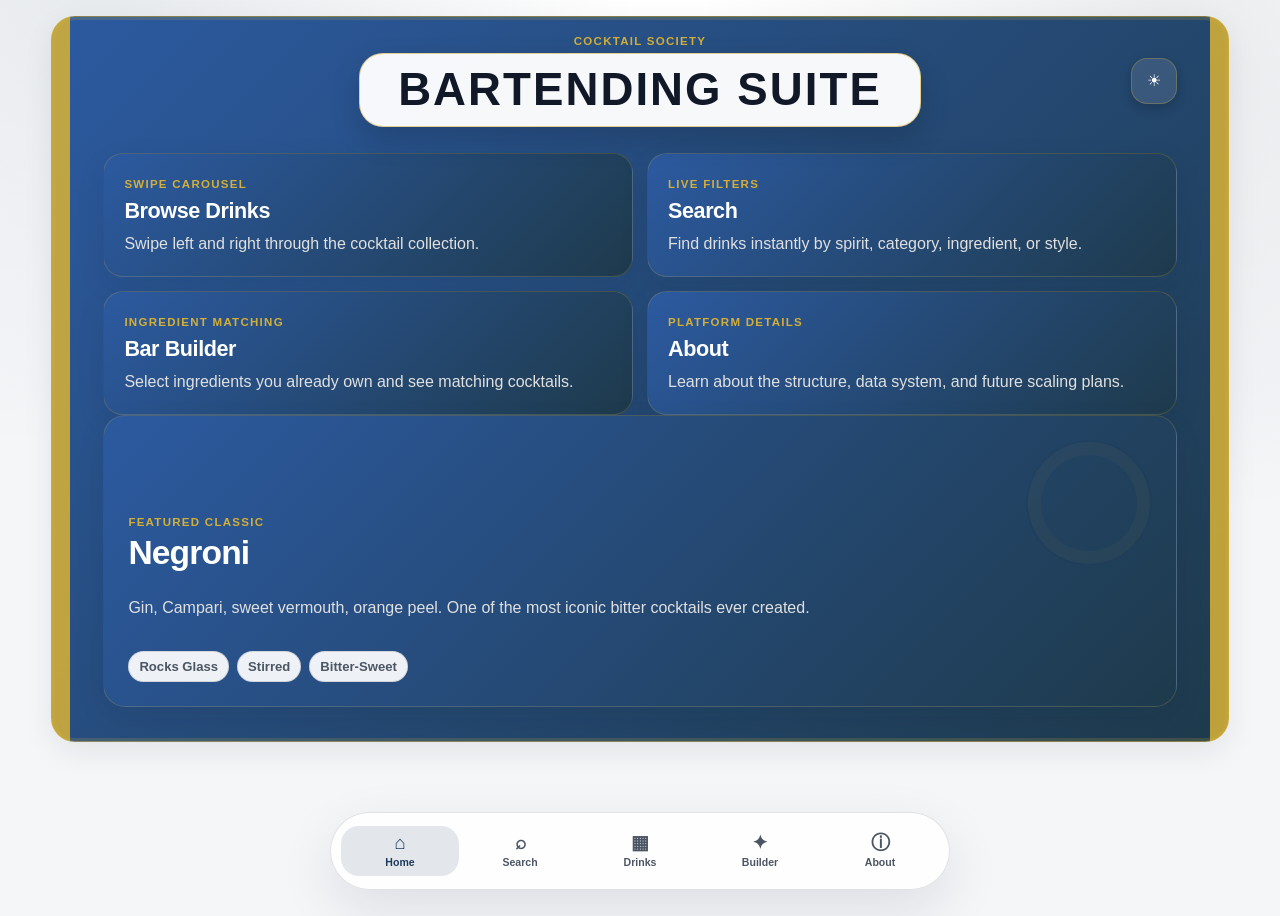
<file: index.html>
<!DOCTYPE html>
<html lang="en">
<head>
  <meta charset="UTF-8" />
  <meta name="viewport" content="width=device-width, initial-scale=1.0" />
  <title>Shelton Pour | Modern Cocktail Suite</title>
  <link rel="stylesheet" href="assets/styles.css" />
  <meta name="description" content="Modern mobile-first cocktail application with search, swipe browsing, ingredient builder, and recipe pages." />
</head>
<body>
  <header class="app-header" id="home">
    <nav class="nav-shell centered-nav" aria-label="Primary navigation">
      <div class="brand-block brand-centered">
        <p class="eyebrow">Cocktail Society </p>
        <h1>Bartending Suite</h1>
      </div>
      <button class="theme-toggle" id="themeToggle" type="button" aria-label="Toggle dark mode">☾</button>
    </nav>


        <div class="landing-grid">
          <a href="drinks.html" class="landing-card">
            <span class="card-label">Swipe Carousel</span>
            <h3>Browse Drinks</h3>
            <p>Swipe left and right through the cocktail collection.</p>
          </a>

          <a href="search.html" class="landing-card">
            <span class="card-label">Live Filters</span>
            <h3>Search</h3>
            <p>Find drinks instantly by spirit, category, ingredient, or style.</p>
          </a>

          <a href="builder.html" class="landing-card">
            <span class="card-label">Ingredient Matching</span>
            <h3>Bar Builder</h3>
            <p>Select ingredients you already own and see matching cocktails.</p>
          </a>

          <a href="about.html" class="landing-card">
            <span class="card-label">Platform Details</span>
            <h3>About</h3>
            <p>Learn about the structure, data system, and future scaling plans.</p>
          </a>
        </div>
      </div>

      <div class="hero-card" aria-label="Featured drink preview">
        <span class="card-label">Featured Classic</span>
        <h3>Negroni</h3>
        <p>Gin, Campari, sweet vermouth, orange peel. One of the most iconic bitter cocktails ever created.</p>
        <div class="mini-specs">
          <span>Rocks Glass</span>
          <span>Stirred</span>
          <span>Bitter-Sweet</span>
        </div>
      </div>
    </section>
  </header>

  <nav class="bottom-nav" id="bottomNav" aria-label="Bottom app navigation"></nav>

  <script src="assets/pages.js"></script>
  <script>pageShell('home');</script>
</body>
</html>
</file>
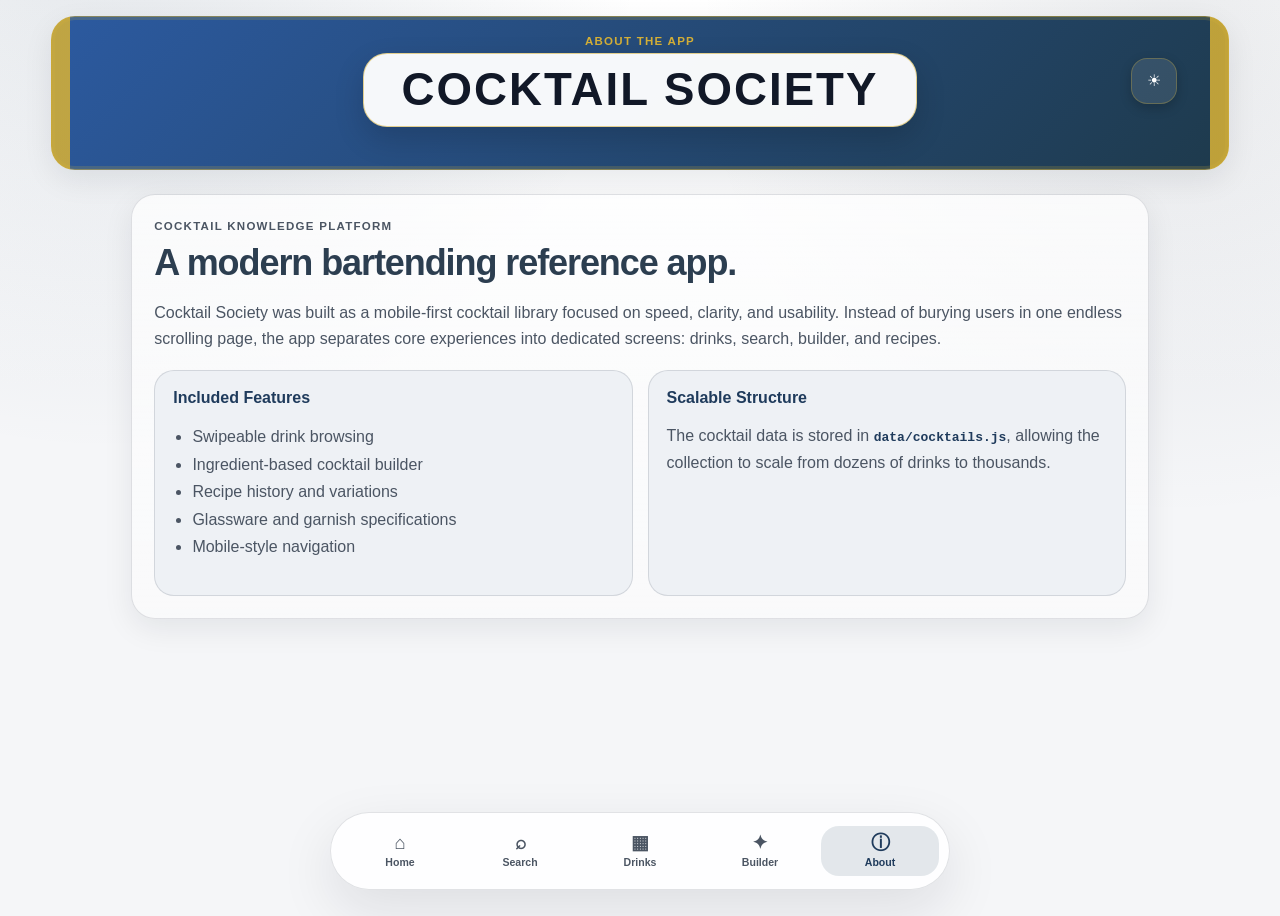
<file: about.html>
<!DOCTYPE html>
<html lang="en">
<head>
  <meta charset="UTF-8" />
  <meta name="viewport" content="width=device-width, initial-scale=1.0" />
  <title>About | Shelton Pour</title>
  <link rel="stylesheet" href="assets/styles.css" />
</head>
<body>
  <header class="app-header compact-page-header">
    <nav class="nav-shell centered-nav" aria-label="Primary navigation">
      <div class="brand-block brand-centered">
        <p class="eyebrow">About The App</p>
        <h1>Cocktail Society</h1>
      </div>
      <button class="theme-toggle" id="themeToggle" type="button" aria-label="Toggle dark mode">☾</button>
    </nav>
  </header>

  <main>
    <section class="roadmap page-panel">
      <p class="section-label">Cocktail Knowledge Platform</p>
      <h2>A modern bartending reference app.</h2>
      <p>
        Cocktail Society was built as a mobile-first cocktail library focused on speed, clarity, and usability.
        Instead of burying users in one endless scrolling page, the app separates core experiences into dedicated screens:
        drinks, search, builder, and recipes.
      </p>

      <div class="detail-grid">
        <section class="detail-box">
          <h4>Included Features</h4>
          <ul>
            <li>Swipeable drink browsing</li>
            <li>Ingredient-based cocktail builder</li>
            <li>Recipe history and variations</li>
            <li>Glassware and garnish specifications</li>
            <li>Mobile-style navigation</li>
          </ul>
        </section>

        <section class="detail-box">
          <h4>Scalable Structure</h4>
          <p>
            The cocktail data is stored in <code>data/cocktails.js</code>, allowing the collection to scale from dozens of drinks to thousands.
          </p>
        </section>
      </div>
    </section>
  </main>

  <nav class="bottom-nav" id="bottomNav" aria-label="Bottom app navigation"></nav>
  <script src="assets/pages.js"></script>
  <script>pageShell('about');</script>
</body>
</html>
</file>
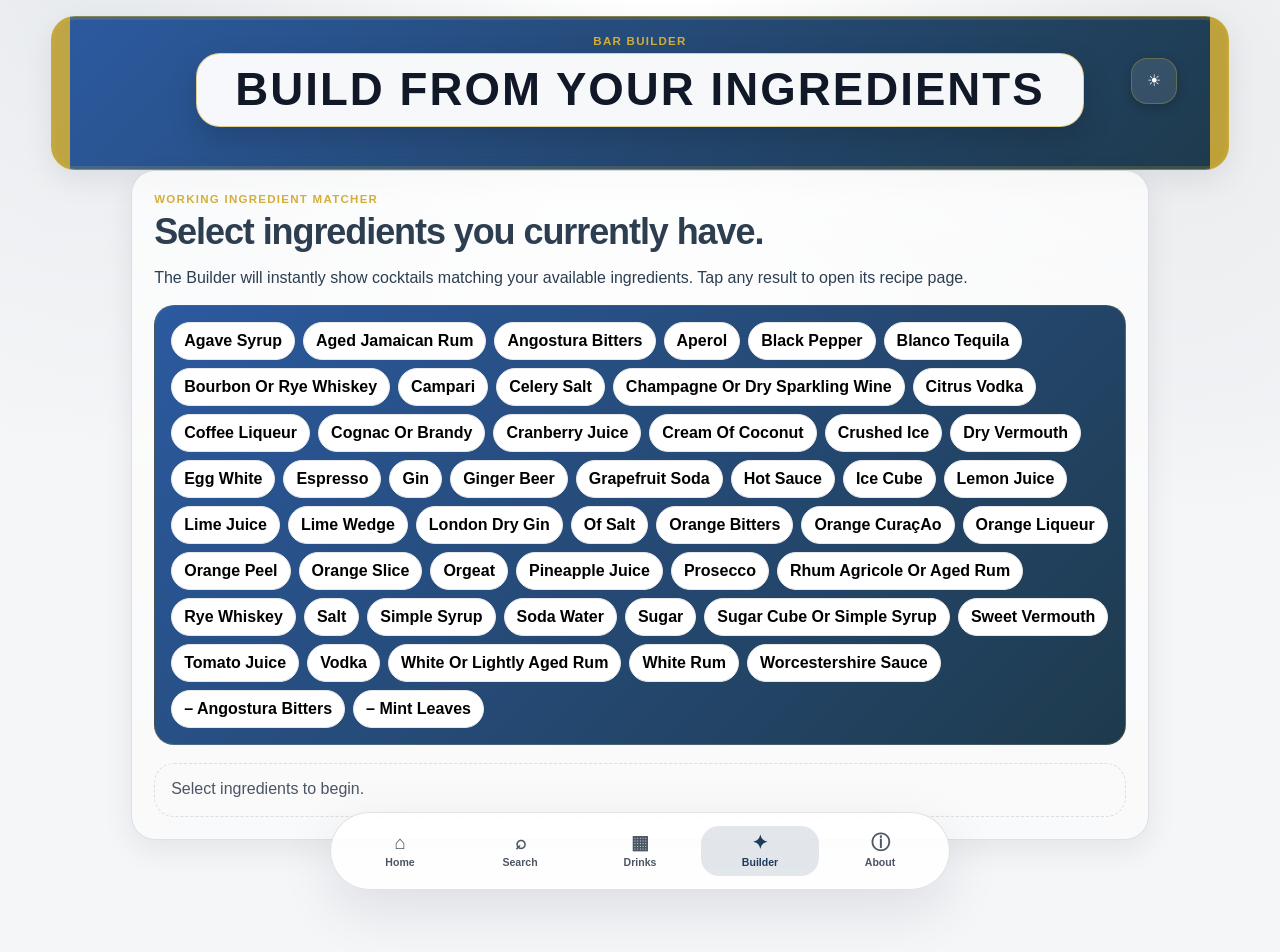
<file: builder.html>
<!DOCTYPE html>
<html lang="en">
<head>
  <meta charset="UTF-8" />
  <meta name="viewport" content="width=device-width, initial-scale=1.0" />
  <title>Bar Builder | Shelton Pour</title>
  <link rel="stylesheet" href="assets/styles.css" />
</head>
<body>
  <header class="app-header compact-page-header">
    <nav class="nav-shell centered-nav" aria-label="Primary navigation">
      <div class="brand-block brand-centered">
        <p class="eyebrow">Bar Builder</p>
        <h1>Build From Your Ingredients</h1>
      </div>
      <button class="theme-toggle" id="themeToggle" type="button" aria-label="Toggle dark mode">☾</button>
    </nav>
  </header>

  <main>
    <section class="builder page-builder">
      <div class="builder-copy">
        <p class="section-label">Working Ingredient Matcher</p>
        <h2>Select ingredients you currently have.</h2>
        <p>The Builder will instantly show cocktails matching your available ingredients. Tap any result to open its recipe page.</p>
      </div>

      <div class="ingredient-cloud" id="ingredientCloud"></div>

      <div class="builder-output" id="builderOutput">
        Select ingredients to begin.
      </div>
    </section>
  </main>

  <nav class="bottom-nav" id="bottomNav" aria-label="Bottom app navigation"></nav>
  <script src="data/cocktails.js"></script>
  <script src="assets/pages.js"></script>
  <script>initBuilderPage();</script>
</body>
</html>
</file>
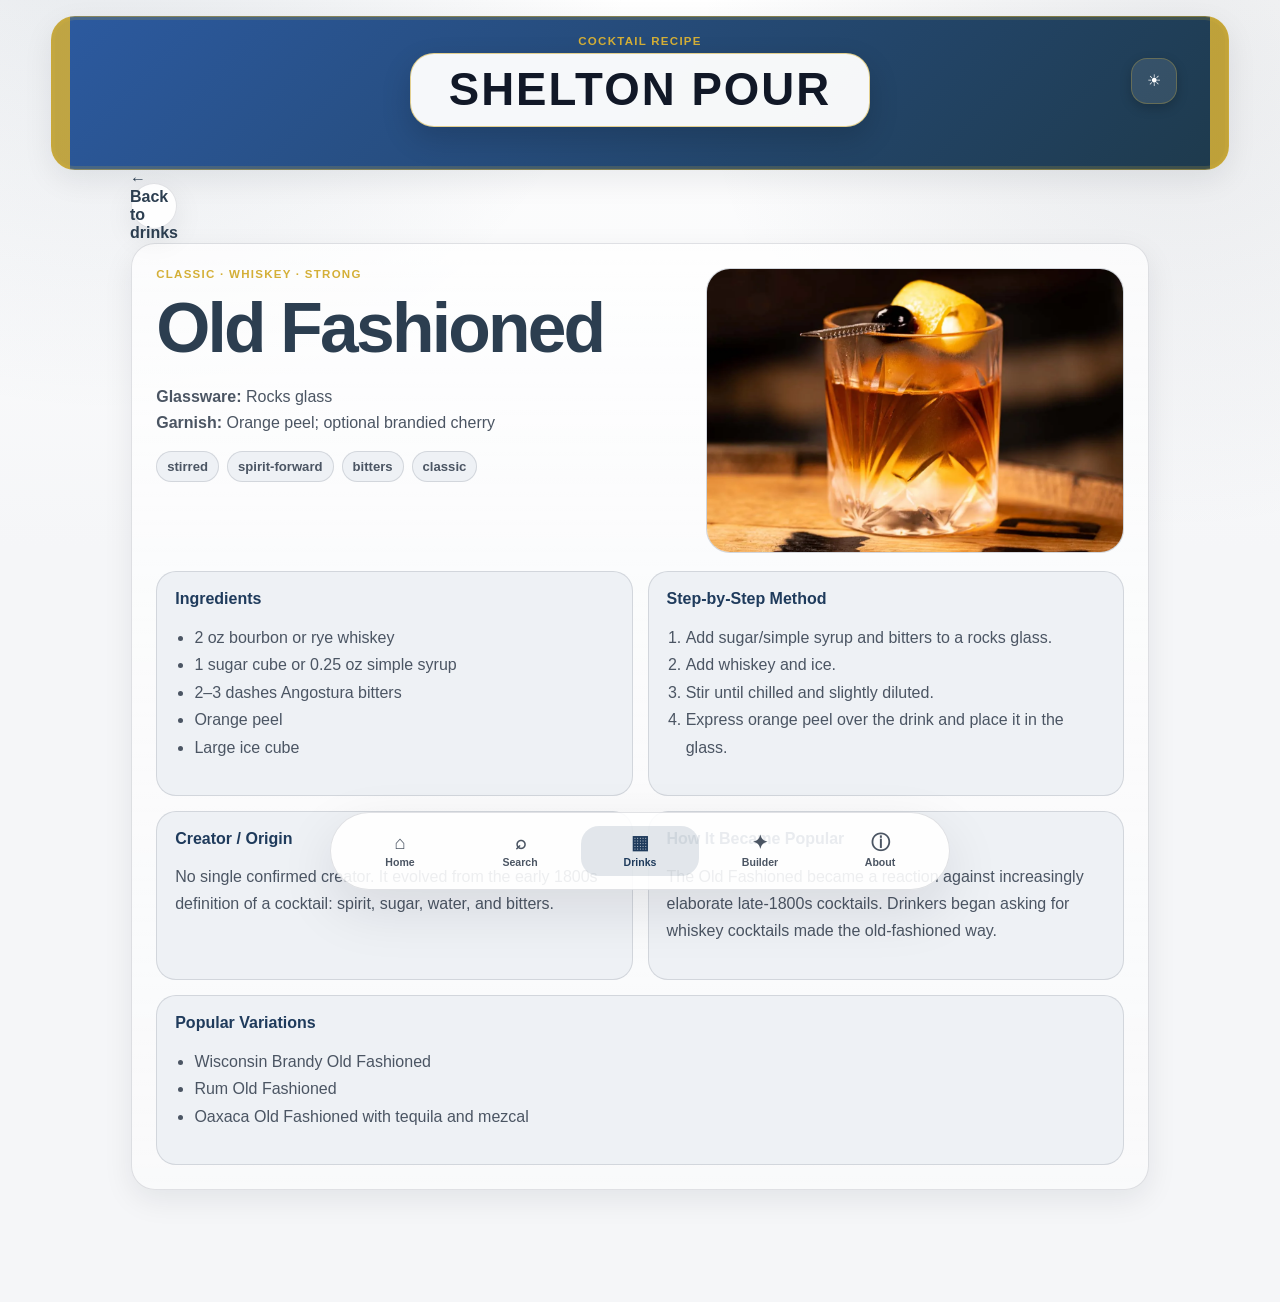
<file: recipe.html>
<!DOCTYPE html>
<html lang="en">
<head>
  <meta charset="UTF-8" />
  <meta name="viewport" content="width=device-width, initial-scale=1.0" />
  <title>Recipe | Shelton Pour</title>
  <link rel="stylesheet" href="assets/styles.css" />
</head>
<body>
  <header class="app-header compact-page-header">
    <nav class="nav-shell centered-nav" aria-label="Primary navigation">
      <div class="brand-block brand-centered">
        <p class="eyebrow">Cocktail Recipe</p>
        <h1>Shelton Pour</h1>
      </div>
      <button class="theme-toggle" id="themeToggle" type="button" aria-label="Toggle dark mode">☾</button>
    </nav>
  </header>

  <main>
    <a class="back-button inline-back" href="drinks.html">← Back to drinks</a>
    <section class="detail-panel recipe-panel">
      <div id="recipeContent"></div>
    </section>
  </main>

  <nav class="bottom-nav" id="bottomNav" aria-label="Bottom app navigation"></nav>
  <script src="data/cocktails.js"></script>
  <script src="assets/pages.js"></script>
  <script>initRecipePage();</script>
</body>
</html>
</file>
<file: assets/styles.css>
:root {
  --bg: #f5f6f8;
  --panel: rgba(255, 255, 255, 0.9);
  --panel-2: #eef1f5;
  --text: #2c3e50;
  --muted: #4b5563;
  --accent: #1f3b5c;
  --accent-2: #334155;
  --accent-soft: rgba(31, 59, 92, 0.12);
  --line: rgba(15, 23, 42, 0.12);
  --shadow: 0 20px 55px rgba(15, 23, 42, 0.10);
  --shadow-soft: 0 10px 30px rgba(15, 23, 42, 0.08);
  --radius: 24px;
  --bottom-nav-height: 78px;
}

[data-theme="dark"] {
  --bg: #0b1020;
  --panel: rgba(15, 23, 42, 0.88);
  --panel-2: #111c33;
  --text: #c9d4e3;
  --muted: #b8c3d4;
  --accent: #a8bacf;
  --accent-2: #64748b;
  --accent-soft: rgba(168, 186, 207, 0.15);
  --line: rgba(226, 232, 240, 0.13);
  --shadow: 0 22px 70px rgba(0, 0, 0, 0.38);
  --shadow-soft: 0 12px 32px rgba(0, 0, 0, 0.24);
}

* { box-sizing: border-box; }
html { scroll-behavior: smooth; }
body {
  margin: 0;
  min-height: 100vh;
  font-family: "Century Gothic", "Century", "Trebuchet MS", sans-serif;
  background:
    radial-gradient(circle at 8% -10%, rgba(31, 59, 92, .12), transparent 34rem),
    radial-gradient(circle at 92% 4%, rgba(51, 65, 85, .10), transparent 30rem),
    linear-gradient(180deg, #ffffff 0%, var(--bg) 42%, var(--bg) 100%);
  color: var(--text);
  padding-bottom: calc(var(--bottom-nav-height) + env(safe-area-inset-bottom, 0px));
}
[data-theme="dark"] body {
  background:
    radial-gradient(circle at 8% -10%, rgba(168, 186, 207, .14), transparent 34rem),
    radial-gradient(circle at 92% 4%, rgba(100, 116, 139, .12), transparent 30rem),
    linear-gradient(180deg, #08111f 0%, var(--bg) 48%, var(--bg) 100%);
}

a { color: inherit; }
button, input, select { font: inherit; }
button { -webkit-tap-highlight-color: transparent; }

.app-header { 
  padding: 18px clamp(16px, 4vw, 56px) 34px;
  background:
    linear-gradient(90deg, rgba(212, 175, 55, 0.88) 0 18px, transparent 18px calc(100% - 18px), rgba(212, 175, 55, 0.88) calc(100% - 18px) 100%),
    linear-gradient(135deg, #2c5aa0, #1e3a4c);
  border-radius: 24px;
  border: 1px solid rgba(212, 175, 55, 0.55);
  margin: 16px clamp(16px, 4vw, 56px) 0;
  box-shadow: inset 0 0 0 3px rgba(212, 175, 55, 0.18), var(--shadow-soft);
}
[data-theme="dark"] .app-header {
  background:
    linear-gradient(90deg, rgba(212, 175, 55, 0.88) 0 18px, transparent 18px calc(100% - 18px), rgba(212, 175, 55, 0.88) calc(100% - 18px) 100%),
    linear-gradient(135deg, #1a3d5c, #0f2236);
}
.compact-page-header { padding-bottom: 18px; }
.nav-shell, main, footer { max-width: 1120px; margin: 0 auto; }
.nav-shell { position: relative; display: grid; grid-template-columns: 46px minmax(0, 1fr) 46px; align-items: center; gap: 16px; margin-bottom: 24px; }
.centered-nav::before { content: ""; width: 46px; height: 46px; }
.brand-block { min-width: 0; text-align: center; }
.brand-centered { grid-column: 2; justify-self: center; }
.brand-centered h1 {
  display: inline-block;
  padding: 13px clamp(18px, 5vw, 38px);
  background: rgba(255, 255, 255, 0.96);
  color: #111827;
  border: 1px solid rgba(212, 175, 55, 0.55);
  border-radius: 24px;
  box-shadow: 0 12px 30px rgba(0, 0, 0, 0.16);
}
.eyebrow, .kicker, .section-label, .card-label { color: #d4af37; text-transform: uppercase; letter-spacing: .11em; font-size: .72rem; font-weight: 800; margin: 0 0 6px; }
h1 { margin: 0; font-size: clamp(1.65rem, 4.4vw, 2.85rem); letter-spacing: .045em; text-transform: uppercase; font-weight: 800; line-height: 1; color: #fff; }
.app-header p { color: #d4af37; }
.theme-toggle { grid-column: 3; justify-self: end; border: 1px solid rgba(212, 175, 55, 0.3); color: #fff; background: rgba(255, 255, 255, 0.1); width: 46px; height: 46px; border-radius: 16px; cursor: pointer; box-shadow: 0 4px 12px rgba(0, 0, 0, 0.2); transition: all .2s ease; }
.theme-toggle:hover { border-color: #d4af37; background: rgba(212, 175, 55, 0.15); }
.hero { display: grid; grid-template-columns: minmax(0, 1.18fr) minmax(280px, .82fr); gap: 18px; align-items: stretch; }
.hero-copy, .hero-card, .control-panel, .detail-panel, .builder, .roadmap, .landing-card { border: 1px solid var(--line); background: linear-gradient(180deg, rgba(255,255,255,.72), rgba(255,255,255,.45)); border-radius: 24px; box-shadow: var(--shadow-soft); }
[data-theme="dark"] .hero-copy, [data-theme="dark"] .hero-card, [data-theme="dark"] .control-panel, [data-theme="dark"] .detail-panel, [data-theme="dark"] .builder, [data-theme="dark"] .roadmap, [data-theme="dark"] .landing-card { background: linear-gradient(180deg, rgba(15,23,42,.55), rgba(15,23,42,.35)); }
.hero-copy { padding: clamp(24px, 4vw, 46px); }
.hero h2 { font-size: clamp(2.1rem, 6vw, 4.8rem); line-height: .99; letter-spacing: -0.045em; margin: 0 0 18px; font-weight: 800; }
.hero-text { max-width: 680px; color: var(--muted); font-size: 1rem; line-height: 1.62; }
.hero-actions { display: flex; flex-wrap: wrap; gap: 10px; margin-top: 22px; }
.btn { display: inline-flex; align-items: center; justify-content: center; min-height: 46px; padding: 0 17px; border-radius: 999px; text-decoration: none; font-weight: 800; border: 1px solid var(--line); background: var(--panel); color: var(--text); cursor: pointer; transition: all .2s ease; box-shadow: var(--shadow-soft); }
.btn:hover { border-color: var(--accent); box-shadow: var(--shadow-soft); }
.btn.primary { background: linear-gradient(145deg, var(--accent), var(--accent-2)); color: #fff; border-color: transparent; }
.btn.secondary { background: var(--panel-2); }
.hero-card { padding: 24px; display: flex; flex-direction: column; justify-content: flex-end; min-height: 292px; position: relative; overflow: hidden; background: linear-gradient(135deg, #2c5aa0, #1e3a4c); border-radius: 22px; border-color: rgba(212, 175, 55, 0.2); }
.hero-card::before { content: ""; position: absolute; inset: 24px 24px auto auto; width: 122px; height: 122px; border: 2px solid rgba(31,59,92,.20); border-radius: 50%; box-shadow: inset 0 0 0 13px rgba(212,175,55,.04); }
.hero-card h3 { font-size: 2.1rem; margin: 0 0 8px; letter-spacing: -0.025em; color: #fff; }
.hero-card p { color: #e0e0e0; line-height: 1.52; }
.hero-card .card-label { color: #d4af37; }
.hero-card:hover { transform: translateY(-3px); border-color: #d4af37 !important; box-shadow: 0 10px 30px rgba(44, 90, 160, 0.4); }
.landing-grid { display: grid; grid-template-columns: repeat(2, minmax(0, 1fr)); gap: 14px; margin-top: 26px; }
.landing-card { display: block; padding: 20px; text-decoration: none; transition: transform .18s ease, border-color .18s ease, box-shadow .18s ease; background: linear-gradient(135deg, #2c5aa0, #1e3a4c); border-radius: 20px; border-color: rgba(212, 175, 55, 0.2); }
.landing-card .card-label { color: #d4af37; }
.landing-card h3 { margin: 6px 0 8px; font-size: 1.35rem; letter-spacing: -0.02em; color: #fff; }
.landing-card p { margin: 0; color: #e0e0e0; line-height: 1.5; }
.landing-card:hover { transform: translateY(-3px); border-color: #d4af37 !important; box-shadow: 0 10px 30px rgba(44, 90, 160, 0.4); }
.mini-specs, .tag-row { display: flex; flex-wrap: wrap; gap: 8px; margin-top: 14px; }
.mini-specs span, .tag, .match-pill { border: 1px solid var(--line); background: var(--panel-2); border-radius: 999px; padding: 7px 10px; color: var(--muted); font-size: .82rem; font-weight: 700; }
main { padding: 0 clamp(16px, 4vw, 56px) 34px; }
.page-panel { margin-top: 0; }
.control-panel { padding: 22px; margin-top: 10px; }
.control-panel h2, .builder h2, .roadmap h2 { margin: 0 0 16px; font-size: clamp(1.55rem, 3vw, 2.25rem); letter-spacing: -0.03em; font-weight: 800; }
.search-grid { display: grid; grid-template-columns: 1.4fr 1fr 1fr; gap: 12px; }
label { color: var(--muted); font-size: .86rem; font-weight: 700; }
input, select { width: 100%; margin-top: 7px; min-height: 48px; border-radius: 16px; border: 1px solid var(--line); background: rgba(255,255,255,.72); color: var(--text); padding: 0 14px; outline: 0; }
[data-theme="dark"] input, [data-theme="dark"] select { background: rgba(2, 6, 23, .34); }
input:focus, select:focus { border-color: rgba(31,59,92,.55); box-shadow: 0 0 0 4px var(--accent-soft); }
.results-meta { display: flex; justify-content: space-between; align-items: center; gap: 12px; margin: 16px 4px; color: var(--muted); }
.standalone-meta { margin-top: 0; }
.text-button { border: 0; background: transparent; color: var(--accent); cursor: pointer; font-weight: 800; }
.carousel-actions { display: flex; align-items: center; gap: 8px; flex-wrap: wrap; }
.catalog-filter-label { display: flex; align-items: center; gap: 8px; margin: 0; color: var(--muted); font-size: .76rem; font-weight: 800; letter-spacing: .08em; text-transform: uppercase; }
.catalog-filter-label span { display: inline-flex; align-items: center; min-height: 38px; }
.catalog-filter-select { width: auto; min-width: 150px; margin-top: 0; min-height: 38px; border-radius: 999px; padding: 0 12px; }
.carousel-button { border: 1px solid var(--line); background: var(--panel); color: var(--text); border-radius: 999px; width: 38px; height: 38px; cursor: pointer; font-weight: 800; box-shadow: var(--shadow-soft); }
.drink-carousel { display: flex; gap: 16px; overflow-x: auto; scroll-snap-type: x mandatory; scroll-padding: 2px; padding: 4px 2px 16px; -webkit-overflow-scrolling: touch; }
.drink-carousel::-webkit-scrollbar { height: 8px; }
.drink-carousel::-webkit-scrollbar-thumb { background: var(--line); border-radius: 999px; }
.drink-card { flex: 0 0 min(360px, 86vw); scroll-snap-align: center; border: 1px solid rgba(212, 175, 55, 0.3); background: linear-gradient(135deg, #2c5aa0, #1e3a4c); border-radius: 22px; padding: 18px; display: flex; flex-direction: column; text-decoration: none; transition: transform .18s ease, border-color .2s ease, box-shadow .2s ease; }
.drink-card:hover { transform: translateY(-4px); border-color: #d4af37; box-shadow: 0 12px 35px rgba(44, 90, 160, 0.4); }
.drink-card h3 { margin: 8px 0; font-size: 1.22rem; letter-spacing: -0.015em; color: #fff; }
.drink-card p { color: #e0e0e0; line-height: 1.46; margin-bottom: 4px; }
.card-top { display: flex; justify-content: space-between; gap: 10px; align-items: flex-start; }
.abv-note { color: #d4af37; font-weight: 800; font-size: .78rem; }
.open-recipe { display: inline-flex; margin-top: 14px; color: #d4af37; font-weight: 800; font-size: .9rem; }
.swipe-hint { color: var(--muted); font-size: .9rem; margin: 2px 4px 0; }
.hidden { display: none !important; }
.detail-panel { margin-top: 14px; padding: 24px; }
.recipe-screen, .builder-screen { animation: screenIn .18s ease both; }
@keyframes screenIn { from { opacity: 0; transform: translateY(10px); } to { opacity: 1; transform: translateY(0); } }
.back-button, .inline-back { display: inline-flex; text-decoration: none; position: sticky; top: 10px; z-index: 15; border: 1px solid var(--line); border-radius: 999px; background: var(--panel); color: var(--text); width: 46px; height: 46px; align-items: center; justify-content: center; font-weight: 800; cursor: pointer; box-shadow: var(--shadow-soft); }
.detail-title { font-size: clamp(2.1rem, 6vw, 4.35rem); margin: 8px 0 10px; letter-spacing: -0.04em; }
.detail-grid { display: grid; grid-template-columns: 1fr 1fr; gap: 15px; margin-top: 18px; }
.detail-box { background: var(--panel-2); border: 1px solid var(--line); border-radius: 20px; padding: 18px; }
.detail-box.wide { grid-column: 1 / -1; }
.detail-box h4 { margin: 0 0 10px; color: var(--accent); }
.detail-box p { color: var(--muted); line-height: 1.68; }
ul, ol { padding-left: 1.2rem; color: var(--muted); line-height: 1.72; }
.builder, .roadmap { margin-top: 24px; padding: 22px; }
.page-builder { margin-top: 0; }
.ingredient-cloud { display: flex; flex-wrap: wrap; gap: 8px; margin: 18px 0; max-height: 52vh; overflow: auto; padding-right: 4px; background: linear-gradient(135deg, #2c5aa0, #1e3a4c); border-radius: 20px; padding: 16px; border: 1px solid rgba(212, 175, 55, 0.2); }
.ingredient-button { border: 1px solid #e8e8e8; background: #fff; color: #000; border-radius: 999px; padding: 9px 12px; cursor: pointer; font-weight: 700; transition: all .2s ease; }
.ingredient-button:hover { transform: scale(1.05); box-shadow: 0 4px 12px rgba(0, 0, 0, 0.15); border-color: #d4af37; }
.ingredient-button.active { background: linear-gradient(145deg, var(--accent), var(--accent-2)); color: #fff; border-color: transparent; font-weight: 800; }
.builder-output { border: 1px dashed var(--line); border-radius: 20px; padding: 16px; color: var(--muted); min-height: 54px; display: flex; flex-direction: column; gap: 8px; }
.match-pill { cursor: pointer; display: flex; flex-direction: column; gap: 6px; margin: 0; text-align: left; text-decoration: none; border-radius: 16px; }
.match-header { display: flex; align-items: center; justify-content: space-between; gap: 10px; }
.match-complete { border-left: 4px solid #15803d; }
.match-missing { border-left: 4px solid #b91c1c; }
.status-complete { color: #15803d; font-weight: 800; }
.status-missing { color: #b91c1c; font-weight: 800; }
.roadmap p { color: var(--muted); line-height: 1.65; }
code { color: var(--accent); font-weight: 800; }
footer { padding: 18px clamp(16px, 4vw, 56px) 26px; color: var(--muted); text-align: center; }
.empty-card { cursor: default; }
.empty-card:hover { transform: none; }
.match-pill:hover { border-color: rgba(31,59,92,.45); }
.drink-image-wrap { width: 100%; aspect-ratio: 16 / 10; overflow: hidden; border-radius: 18px; border: 1px solid var(--line); background: var(--panel-2); margin-bottom: 13px; }
.drink-image, .detail-image { width: 100%; height: 100%; display: block; object-fit: cover; }
.image-placeholder-active { object-fit: cover; opacity: .92; }
.detail-hero { display: grid; grid-template-columns: minmax(0, 1.12fr) minmax(240px, .88fr); gap: 18px; align-items: stretch; margin-bottom: 18px; }
.detail-image-wrap { min-height: 285px; overflow: hidden; border-radius: 24px; border: 1px solid var(--line); background: var(--panel-2); }
.bottom-nav { position: fixed; left: 50%; bottom: max(10px, env(safe-area-inset-bottom, 10px)); transform: translateX(-50%); z-index: 1000; width: min(620px, calc(100vw - 20px)); height: var(--bottom-nav-height); display: flex; gap: 2px; align-items: center; justify-content: center; padding: 0 10px; background: rgba(255, 255, 255, .90); border: 1px solid var(--line); border-radius: 999px; box-shadow: var(--shadow); }
[data-theme="dark"] .bottom-nav { background: rgba(15, 23, 42, .82); }
.bottom-nav-item { min-width: 0; display: flex; flex-direction: column; align-items: center; justify-content: center; gap: 3px; border-radius: 18px; color: var(--muted); text-decoration: none; font-size: .66rem; font-weight: 800; padding: 8px 11px; flex: 1; transition: all .18s ease; }
.bottom-nav-item.active { color: var(--accent); background: var(--accent-soft); }
.nav-icon { font-size: 1.16rem; line-height: 1; }
.recipe-open .app-header, .recipe-open footer, .builder-open footer { display: none; }
@media (max-width: 900px) {
  .hero, .search-grid, .detail-grid, .detail-hero, .landing-grid { grid-template-columns: 1fr; }
  .hero-card { min-height: 235px; }
}
@media (max-width: 620px) {
  .app-header { padding-top: 14px; padding-bottom: 22px; margin: 12px clamp(12px, 4vw, 40px) 0; }
  .eyebrow { font-size: .62rem; max-width: min(78vw, 310px); white-space: nowrap; overflow: hidden; text-overflow: ellipsis; margin-inline: auto; }
  h1 { font-size: clamp(1.42rem, 8vw, 2rem); letter-spacing: .045em; }
  .brand-centered h1 { padding: 11px 18px; border-radius: 20px; }
  .theme-toggle { width: 42px; height: 42px; border-radius: 15px; }
  .nav-shell { grid-template-columns: 42px minmax(0, 1fr) 42px; margin-bottom: 18px; }
  .centered-nav::before { width: 42px; height: 42px; }
  .hero h2 { font-size: clamp(2rem, 11vw, 3.25rem); }
  .hero-card { min-height: 210px; }
  .results-meta { align-items: flex-start; flex-direction: column; }
  .catalog-actions { width: 100%; }
  .catalog-filter-label { width: calc(100% - 92px); flex: 1; }
  .catalog-filter-select { width: 100%; min-width: 0; }
  .detail-panel { padding: 18px; }
  .detail-image-wrap { min-height: 220px; }
  .bottom-nav { height: 72px; border-radius: 24px; }
  .bottom-nav-item span:last-child { font-size: .66rem; }
}
</file>
